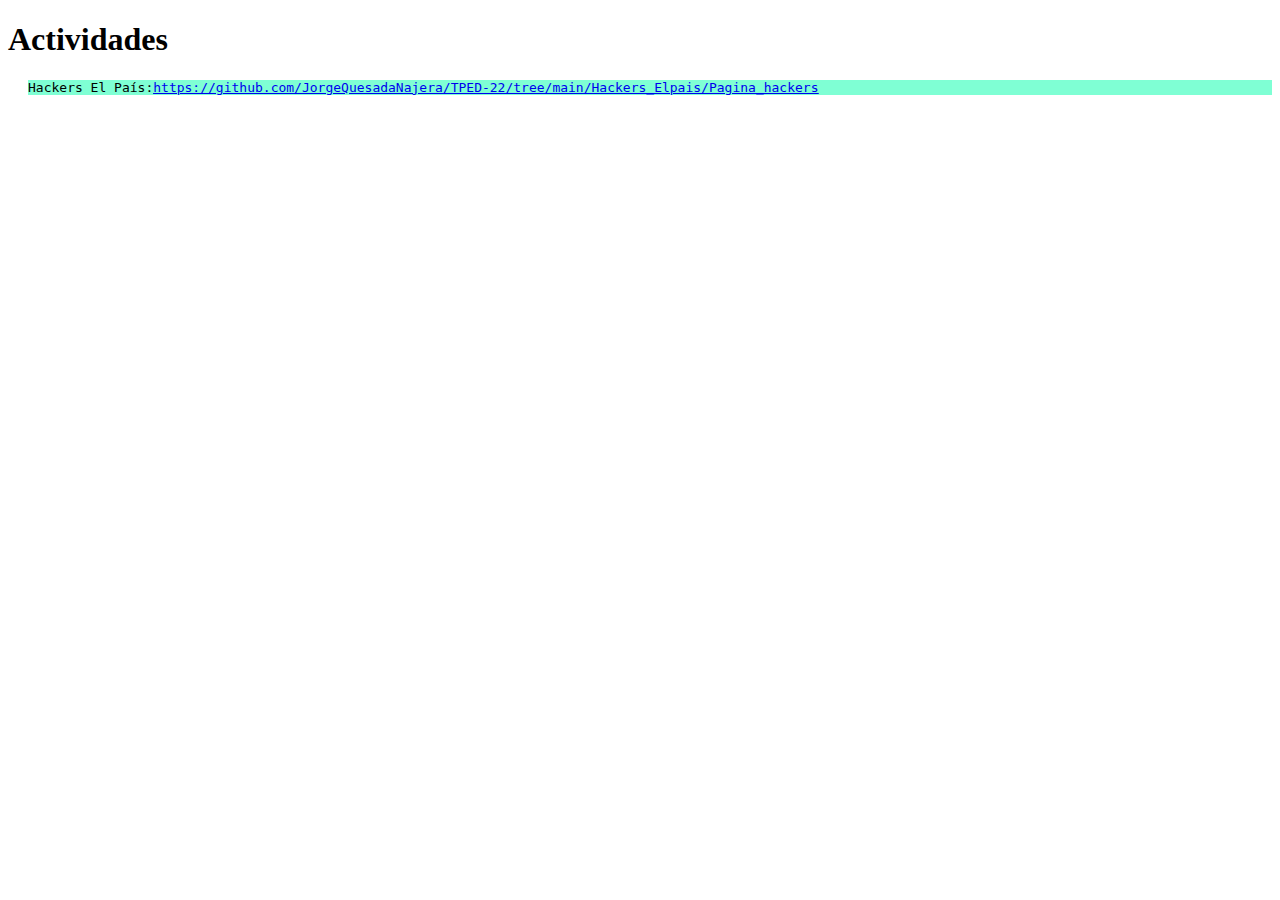
<file: index.html>
<!DOCTYPE html>
<html lang="es">
  <head>
      <meta charset="utf-8">
    <title>TPED</title>
    <link rel="stylesheet" href="estilos.css">
 </head>
    
  <body>
    <h1>Actividades</h1>
      <p>Hackers El País:<a href="https://github.com/JorgeQuesadaNajera/TPED-22/tree/main/Hackers_Elpais/Pagina_hackers"><u>https://github.com/JorgeQuesadaNajera/TPED-22/tree/main/Hackers_Elpais/Pagina_hackers</u></a></p>
  </body>
</html>
</file>
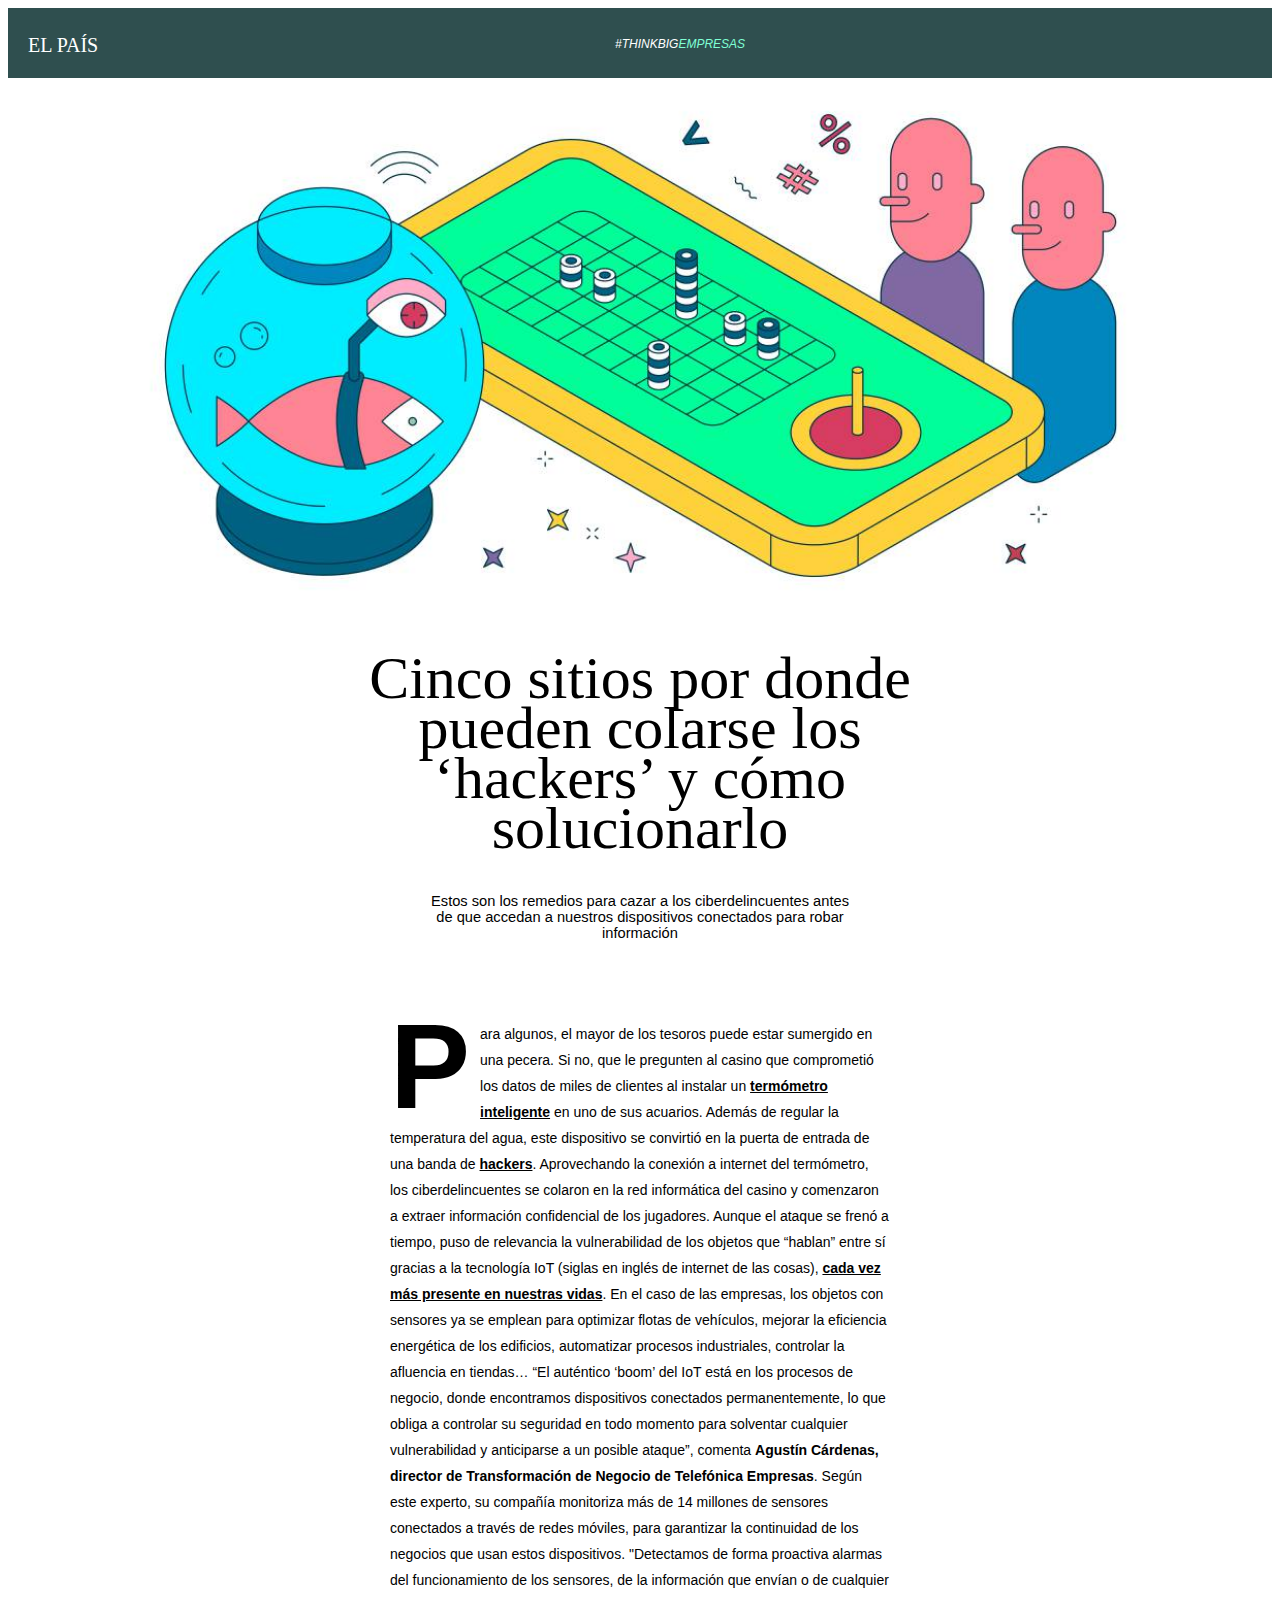
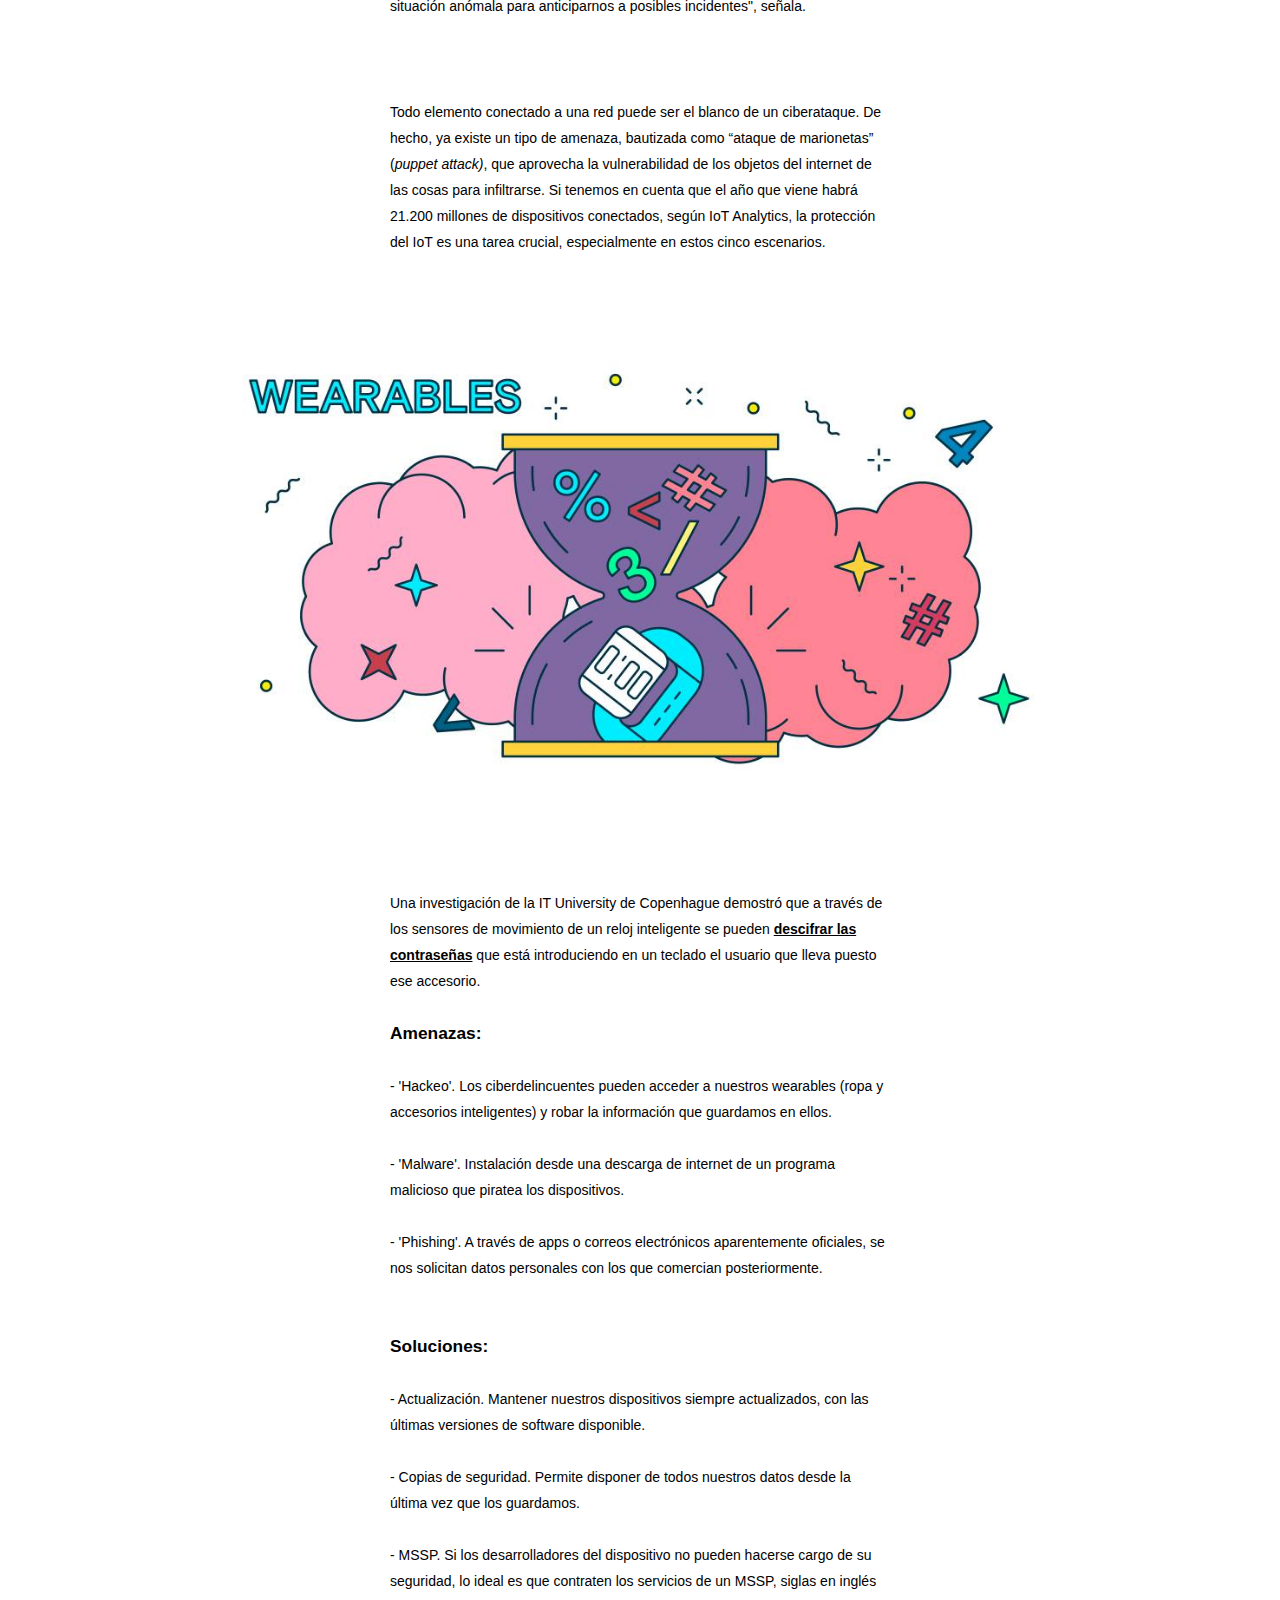
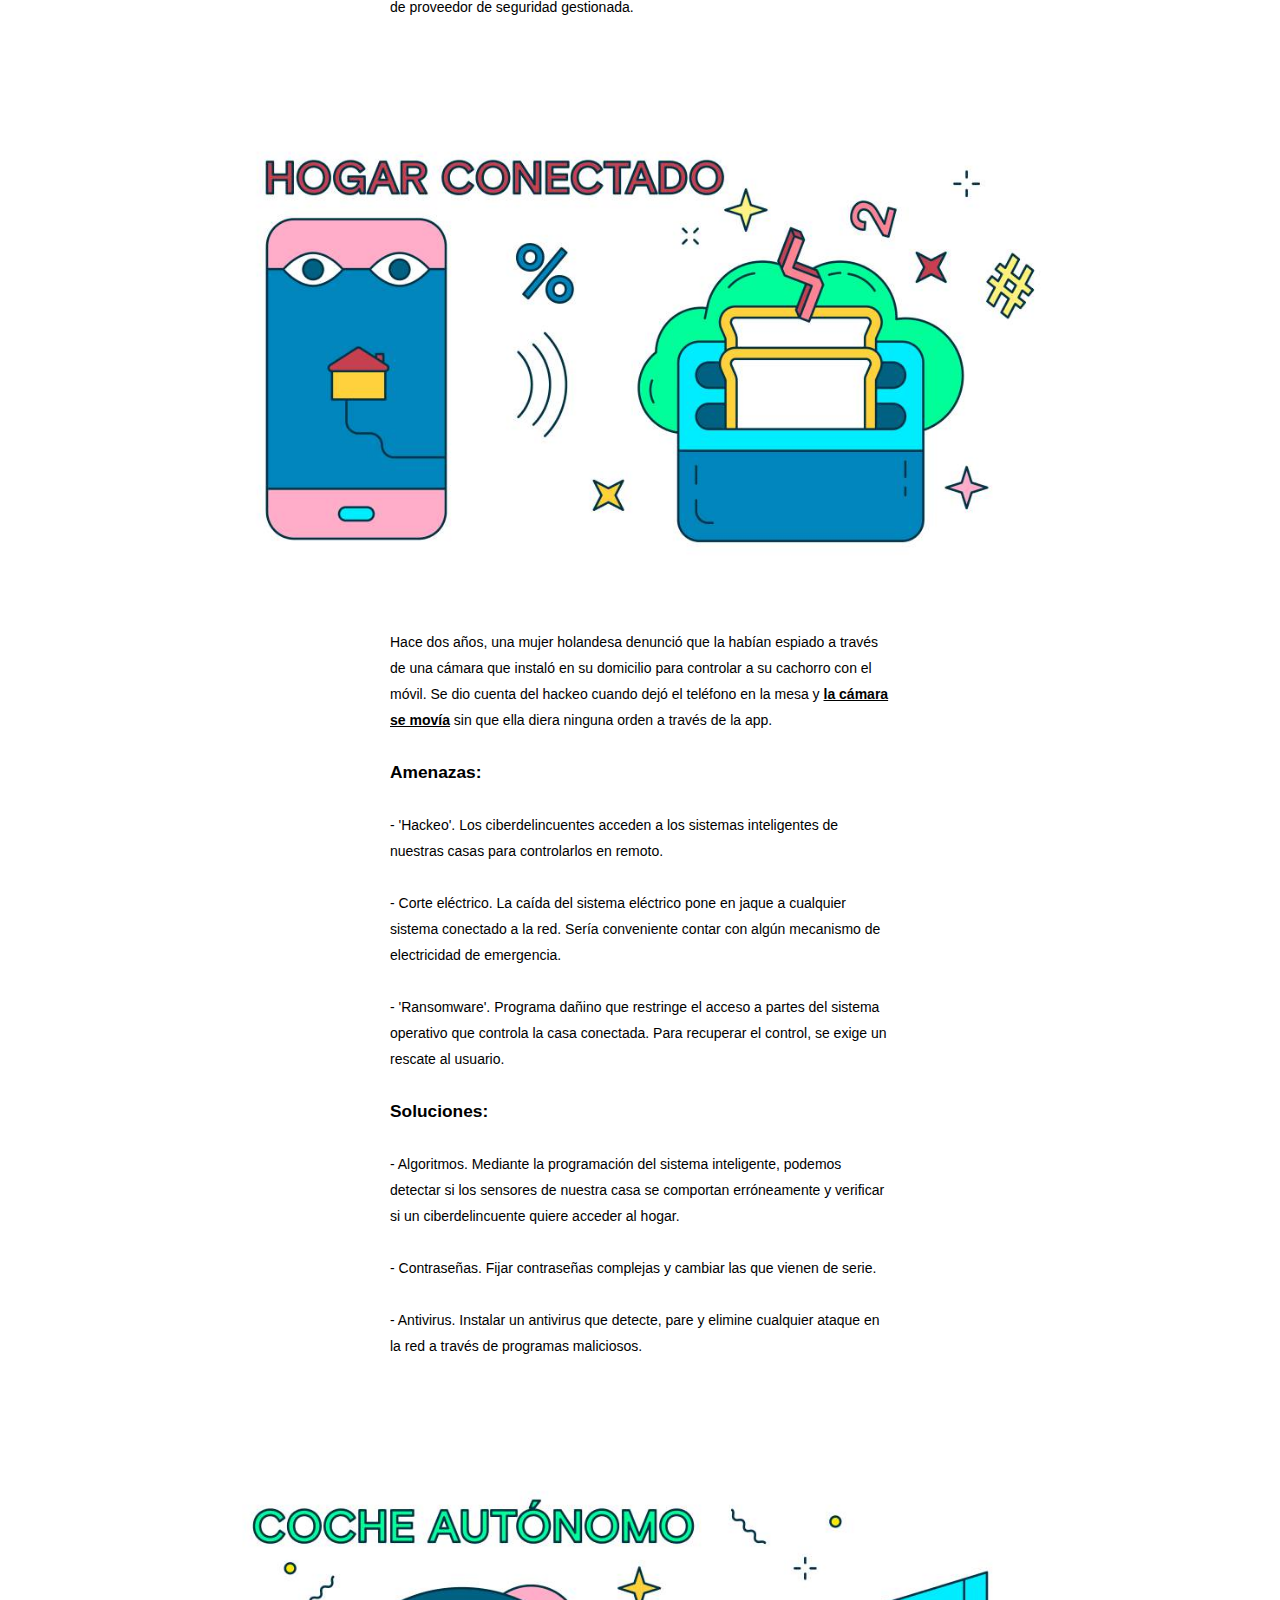
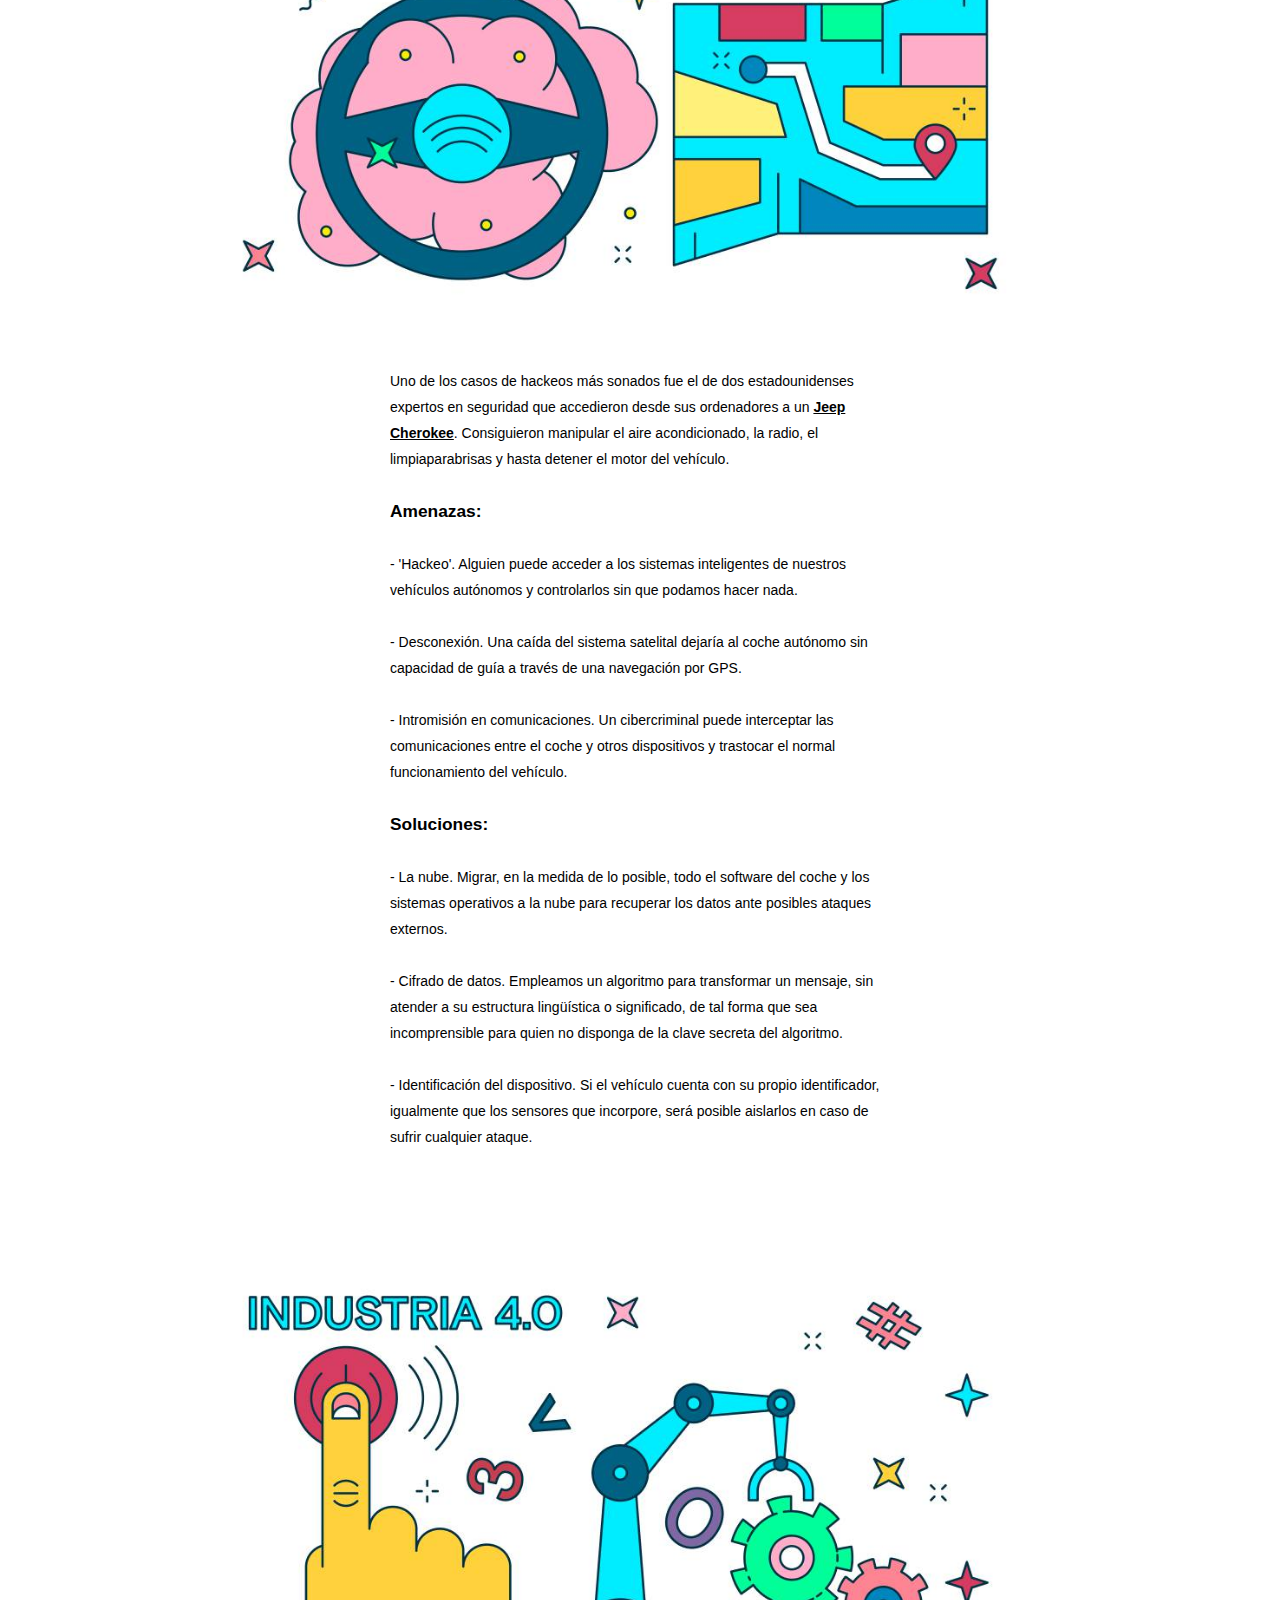
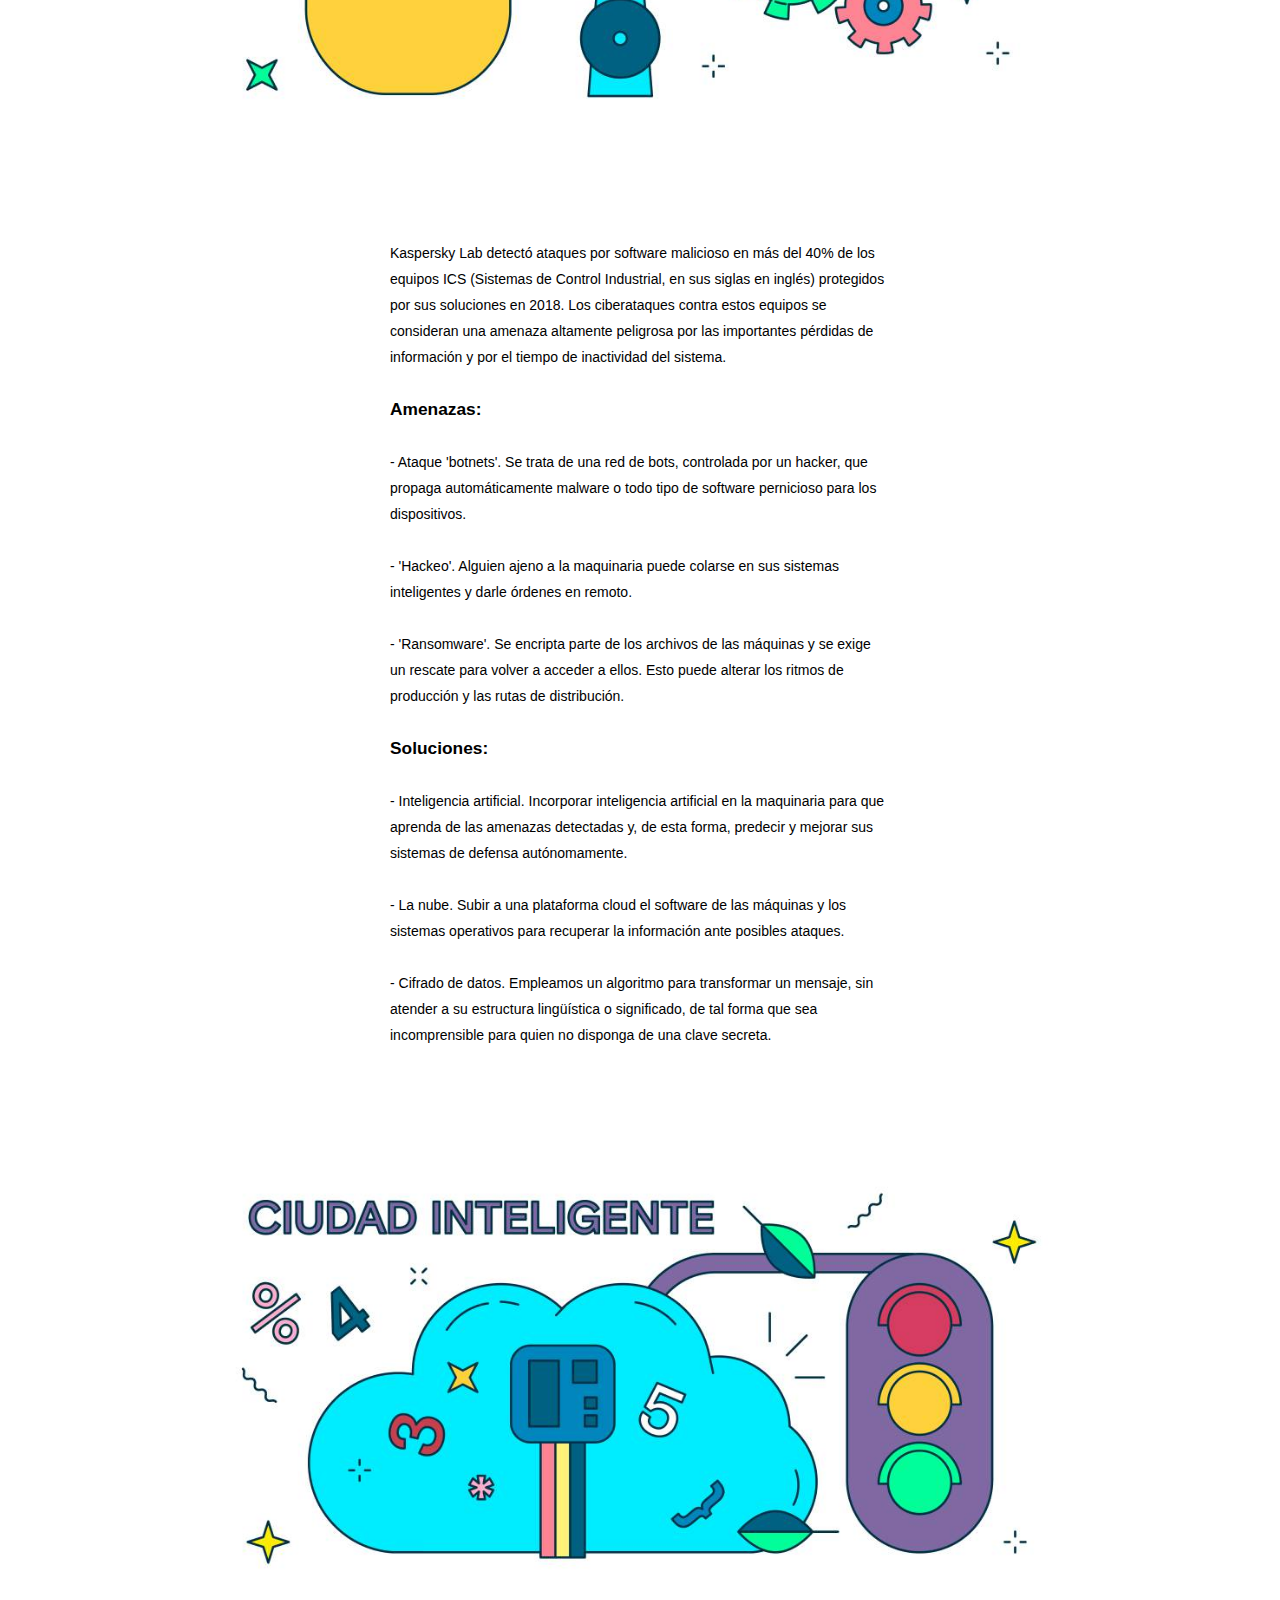
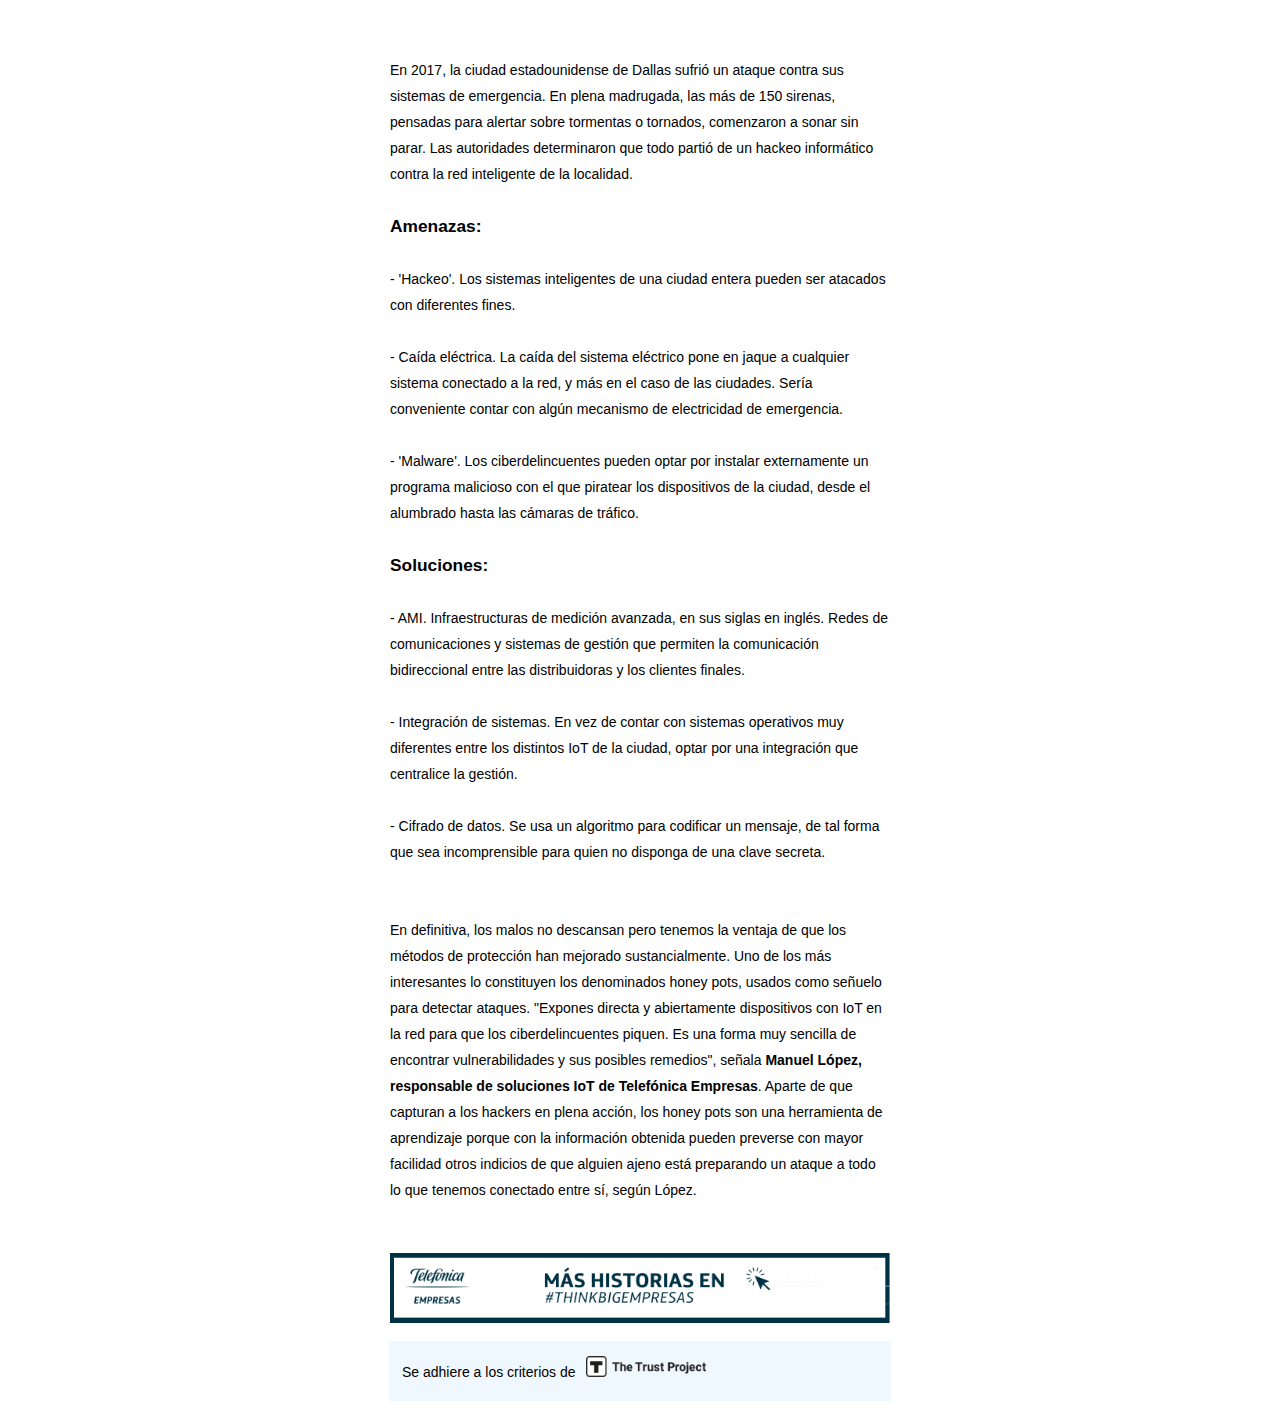
<file: Hackers_Elpais/Pagina_hackers/index.html>
<!DOCTYPE html>
<html>

<head>
    <meta charset="utf-8">
    <title>El Pais</title>
    <link rel="stylesheet" href="estilos.css">
</head>
    
<body>
    <div class="top"><p><span class=elpais>EL PAÍS</span><span class="blanco">#THINKBIG</span><span class="verde">EMPRESAS</span></p></div>

<img src= "imagenes/noticia_normal.jpg" alt= "Noticia_Normal" class= "imagen1">

<h1>Cinco sitios por donde<br> 
    pueden colarse los<br>
     ‘hackers’ y cómo<br>
      solucionarlo
</h1>

    <h2>Estos son los remedios para cazar a los ciberdelincuentes antes<br> 
        de que accedan a nuestros dispositivos conectados para robar<br> 
        información
    </h2>
<br>
<br>
<br>
<div class = "noticia">
    
<article>
<p class="inicial">
Para algunos, el mayor de los tesoros puede estar sumergido en una pecera. Si no, que le pregunten al casino que 
comprometió los datos de miles de clientes al instalar un <span class= "negrita"><u>termómetro inteligente</u></span> en uno de sus acuarios. Además de 
regular la temperatura del agua, este dispositivo se convirtió en la puerta de entrada de una banda de <span class= "negrita"><u>hackers</u></span>. 
Aprovechando la conexión a internet del termómetro, los ciberdelincuentes se colaron en la red informática del casino y comenzaron a extraer información confidencial de 
los jugadores. Aunque el ataque se frenó a tiempo, puso de relevancia la vulnerabilidad de los objetos que “hablan” entre sí gracias a la 
tecnología IoT (siglas en inglés de internet de las cosas), <span class= "negrita"><u>cada vez más presente en nuestras vidas</u></span>. En el caso de las empresas, los objetos 
con sensores ya se emplean para optimizar flotas de vehículos, mejorar la eficiencia energética de los edificios, automatizar procesos 
industriales, controlar la afluencia en tiendas… “El auténtico ‘boom’ del IoT está en los procesos de negocio, donde encontramos dispositivos 
conectados permanentemente, lo que obliga a controlar su seguridad en todo momento para solventar cualquier vulnerabilidad y anticiparse a un 
    posible ataque”, comenta <span class= "negrita">Agustín Cárdenas, director de Transformación de Negocio de Telefónica Empresas</span>. Según este experto, su compañía 
monitoriza más de 14 millones de sensores conectados a través de redes móviles, para garantizar la continuidad de los negocios que usan estos 
dispositivos. "Detectamos de forma proactiva alarmas del funcionamiento de los sensores, de la información que envían o de cualquier situación 
    anómala para anticiparnos a posibles incidentes", señala.</p>
    
<br><br>
    
<p>Todo elemento conectado a una red puede ser el blanco de un ciberataque. De hecho, ya existe un tipo de amenaza, bautizada como “ataque de 
marionetas” (<span class="cursiva">puppet attack)</span>, que aprovecha la vulnerabilidad de los objetos del internet de las cosas para infiltrarse. Si tenemos en cuenta
que el año que viene habrá 21.200 millones de dispositivos conectados, según IoT Analytics, la protección del IoT es una tarea crucial, 
especialmente en estos cinco escenarios.</p>
    
</article>
    
<br><br><br> 

<img src= "imagenes/sumario_normal.jpg" alt= "Sumario_Normal" class= "imagenes">

<br><br><br><br>
<article>
<p>
Una investigación de la IT University de Copenhague demostró que a través de los sensores de movimiento de un reloj inteligente se pueden 
<span class= "negrita"><u>descifrar las contraseñas</u></span> que está introduciendo en un teclado el usuario que lleva puesto ese accesorio. 
<br><br>
<span class= "negritados">Amenazas:</span>
<br><br>
- 'Hackeo'. Los ciberdelincuentes pueden acceder a nuestros wearables (ropa y accesorios inteligentes) y robar la información que guardamos en ellos.
<br><br>
- 'Malware'. Instalación desde una descarga de internet de un programa malicioso que piratea los dispositivos.
<br><br>
- 'Phishing'. A través de apps o correos electrónicos aparentemente oficiales, se nos solicitan datos personales con los que comercian posteriormente.
<br><br><br>
<span class= "negritados">Soluciones:</span>
<br><br>
- Actualización. Mantener nuestros dispositivos siempre actualizados, con las últimas versiones de software disponible.
<br><br>
- Copias de seguridad. Permite disponer de todos nuestros datos desde la última vez que los guardamos.
<br><br>
- MSSP. Si los desarrolladores del dispositivo no pueden hacerse cargo de su seguridad, lo ideal es que contraten los servicios de un MSSP, siglas en inglés de proveedor de seguridad gestionada.
</p>
</article>
<br><br><br><br>

<img src= "imagenes/sumario_normal (5).jpg" alt= "Sumario_Normal" class= "imagenes">

<br><br>
    
<article>
    
<p>Hace dos años, una mujer holandesa denunció que la habían espiado a través de una cámara que instaló en su domicilio para controlar a su cachorro con el móvil. Se dio cuenta del hackeo cuando dejó el teléfono en la mesa y <span class="negrita"><u>la cámara se movía</u></span> sin que ella diera ninguna orden a través de la app.
<br><br>
<span class= "negritados">Amenazas:</span>
<br><br>
- 'Hackeo'. Los ciberdelincuentes acceden a los sistemas inteligentes de nuestras casas para controlarlos en remoto.
<br><br>
- Corte eléctrico. La caída del sistema eléctrico pone en jaque a cualquier sistema conectado a la red. Sería conveniente contar con algún mecanismo de electricidad de emergencia.
<br><br>
- 'Ransomware'. Programa dañino que restringe el acceso a partes del sistema operativo que controla la casa conectada. Para recuperar el control, se exige un rescate al usuario.
<br><br>
<span class= "negritados">Soluciones:</span>
<br><br>
- Algoritmos. Mediante la programación del sistema inteligente, podemos detectar si los sensores de nuestra casa se comportan erróneamente y verificar si un ciberdelincuente quiere acceder al hogar.
<br><br>
- Contraseñas. Fijar contraseñas complejas y cambiar las que vienen de serie. 
<br><br>
- Antivirus. Instalar un antivirus que detecte, pare y elimine cualquier ataque en la red a través de programas maliciosos.</p>
</article>
    
<br><br><br><br>

<img src= "imagenes/sumario_normal (2).jpg" alt= "Sumario_Normal" class= "imagenes">

<br><br>
    
<article>
<p>Uno de los casos de hackeos más sonados fue el de dos estadounidenses expertos en seguridad que accedieron desde sus ordenadores a un <span class="negrita"><u>Jeep Cherokee</u></span>. Consiguieron manipular el aire acondicionado, la radio, el limpiaparabrisas y hasta detener el motor del vehículo.
<br><br>
<span class= "negritados">Amenazas:</span>
<br><br>
- 'Hackeo'. Alguien puede acceder a los sistemas inteligentes de nuestros vehículos autónomos y controlarlos sin que podamos hacer nada.
<br><br>
- Desconexión. Una caída del sistema satelital dejaría al coche autónomo sin capacidad de guía a través de una navegación por GPS.
<br><br>
- Intromisión en comunicaciones. Un cibercriminal puede interceptar las comunicaciones entre el coche y otros dispositivos y trastocar el normal funcionamiento del vehículo.
<br><br>
<span class= "negritados">Soluciones:</span>
<br><br>
- La nube. Migrar, en la medida de lo posible, todo el software del coche y los sistemas operativos a la nube para recuperar los datos ante posibles ataques externos.
<br><br>
- Cifrado de datos. Empleamos un algoritmo para transformar un mensaje, sin atender a su estructura lingüística o significado, de tal forma que sea incomprensible para quien no disponga de la clave secreta del algoritmo.
<br><br>
- Identificación del dispositivo. Si el vehículo cuenta con su propio identificador, igualmente que los sensores que incorpore, será posible aislarlos en caso de sufrir cualquier ataque.
</p>
</article>
<br><br><br><br>

<img src= "imagenes/sumario_normal (3).jpg" alt= "Sumario_Normal" class= "imagenes">

<br><br><br><br>
    
<article>
    
<p>Kaspersky Lab detectó ataques por software malicioso en más del 40% de los equipos ICS (Sistemas de Control Industrial, en sus siglas en inglés) protegidos por sus soluciones en 2018. Los ciberataques contra estos equipos se consideran una amenaza altamente peligrosa por las importantes pérdidas de información y por el tiempo de inactividad del sistema.
<br><br>
<span class= "negritados">Amenazas:</span>
<br><br>
- Ataque 'botnets'. Se trata de una red de bots, controlada por un hacker, que propaga automáticamente malware o todo tipo de software pernicioso para los dispositivos.
<br><br>
- 'Hackeo'. Alguien ajeno a la maquinaria puede colarse en sus sistemas inteligentes y darle órdenes en remoto.
<br><br>
- 'Ransomware'. Se encripta parte de los archivos de las máquinas y se exige un rescate para volver a acceder a ellos. Esto puede alterar los ritmos de producción y las rutas de distribución.
<br><br>
<span class= "negritados">Soluciones:</span>
<br><br>
- Inteligencia artificial. Incorporar inteligencia artificial en la maquinaria para que aprenda de las amenazas detectadas y, de esta forma, predecir y mejorar sus sistemas de defensa autónomamente.
<br><br>
- La nube. Subir a una plataforma cloud el software de las máquinas y los sistemas operativos para recuperar la información ante posibles ataques.
<br><br>
- Cifrado de datos. Empleamos un algoritmo para transformar un mensaje, sin atender a su estructura lingüística o significado, de tal forma que sea incomprensible para quien no disponga de una clave secreta.</p>
</article>
    
<br><br><br><br>

<img src= "imagenes/sumario_normal (4).jpg" alt= "Sumario_Normal" class= "imagenes">

<br><br>

<article>
<p>En 2017, la ciudad estadounidense de Dallas sufrió un ataque contra sus sistemas de emergencia. En plena madrugada, las más de 150 sirenas, 
pensadas para alertar sobre tormentas o tornados, comenzaron a sonar sin parar. Las autoridades determinaron que todo partió de un hackeo informático contra la red inteligente de la localidad.
<br><br>
<span class= "negritados">Amenazas:</span>
<br><br>
- 'Hackeo'. Los sistemas inteligentes de una ciudad entera pueden ser atacados con diferentes fines.
<br><br>
- Caída eléctrica. La caída del sistema eléctrico pone en jaque a cualquier sistema conectado a la red, y más en el caso de las ciudades. Sería conveniente contar con algún mecanismo de electricidad de emergencia.
<br><br>
- 'Malware'. Los ciberdelincuentes pueden optar por instalar externamente un programa malicioso con el que piratear los dispositivos de la ciudad, desde el alumbrado hasta las cámaras de tráfico.
<br><br>
<span class= "negritados">Soluciones:</span>
<br><br>
- AMI. Infraestructuras de medición avanzada, en sus siglas en inglés. Redes de comunicaciones y sistemas de gestión que permiten la comunicación bidireccional entre las distribuidoras y los clientes finales.
<br><br>
- Integración de sistemas. En vez de contar con sistemas operativos muy diferentes entre los distintos IoT de la ciudad, optar por una integración que centralice la gestión.
<br><br>
- Cifrado de datos. Se usa un algoritmo para codificar un mensaje, de tal forma que sea incomprensible para quien no disponga de una clave secreta.
<br><br><br>
En definitiva, los malos no descansan pero tenemos la ventaja de que los métodos de protección han mejorado sustancialmente. Uno de los más 
interesantes lo constituyen los denominados honey pots, usados como señuelo para detectar ataques. "Expones directa y abiertamente dispositivos
con IoT en la red para que los ciberdelincuentes piquen. Es una forma muy sencilla de encontrar vulnerabilidades y sus posibles remedios", 
señala <span class="negrita">Manuel López, responsable de soluciones IoT de Telefónica Empresas</span>. Aparte de que capturan a los hackers en
plena acción, los honey pots son una herramienta de aprendizaje porque con la información obtenida pueden preverse con mayor facilidad otros
indicios de que alguien ajeno está preparando un ataque a todo lo que tenemos conectado entre sí, según López.</p>
    
</article>
</div>
    
<br><br>
    
    
<footer> 
<img src= "imagenes/banner-thinkbig.png" alt= "Banner" class="banner1">
    
<br>
    
<div class="texto-imagen">
<p class="texto-footer"> Se adhiere a los criterios de<img src="imagenes/the-trust-project.png" alt= "Banner" class="banner2"></p>
</div>
    
</footer>
    
</body>
</html>
</file>
<file: estilos.css>
p {
    font-size:32;
    font-family: monospace;
    background-color: aquamarine;
    margin-left: 20px;
}
</file>
<file: Hackers_Elpais/Pagina_hackers/estilos.css>
.top {
    background-color: darkslategray;
    margin: auto;
    width: auto;
    height: 50px;
    text-align: center;
    padding: 10px;
    padding-left: 20px;
    
}

.elpais{
    color:white;
    font-size: 20px;
    float:left;
    
}


.blanco {
    color: white;
    font-style: italic;
    font-family: sans-serif;
    font-size: 12px;
}

.verde {
    color: aquamarine;
    font-style: italic;
    font-family: sans-serif;
    font-size: 12px;
    
}

.noticia {
    font-family: "Verdana", "Arial", "Helvetica", sans-serif;
    font-size: 14px;
    text-align: left;
    line-height: 26px;
    
    
}


.imagenes {
  display: block;
  margin-left: auto;
  margin-right: auto;
  width: 850px;
}

.imagen1 {
  display: block;
  margin-left: auto;
  margin-right: auto;
  width: 80%;
}


  h1 {
    text-align: center;
    font-family: "Times New Roman", "Times", serif;
    font-weight: lighter;
    font-size: 45pt;
    line-height: 50px;
  }


  h2{
      text-align: center;
      font-size: 11pt;
      font-family: "Segoe UI", "Tahoma", "Verdana", sans-serif;
      font-weight: normal;
    
  }


article {

  text-align: left;
  margin: auto;
  width: 500px;

}


.inicial:first-letter {
    float:left;
    font-weight: bold;
    font-size: 120px;
    line-height: 90px;
    text-transform: uppercase;
    margin-right: 10px;
}

.negrita {
  font-weight: bolder;
}

.negritados {
  font-weight: bolder;
  font-size: 13pt;
}

.cursiva {
  font-style: italic;
}

footer{
    margin: auto;
    
}

.texto-footer {
    text-align: left;
    margin-left: 12px;
    margin-bottom: 20px;
    font-family:sans-serif;
    font-size: 14px;
    
}

.banner1 {
  display: block;
  margin-left: auto;
  margin-right: auto;
  width: 500px;
}

.banner2 {
    display: inline;
    float: none;
    margin-left: 10px;
    width:120px;
}

.texto-imagen {
    margin: auto;
    padding: 1px;
    background-color: aliceblue;
    width: 500px;
    
}
</file>
